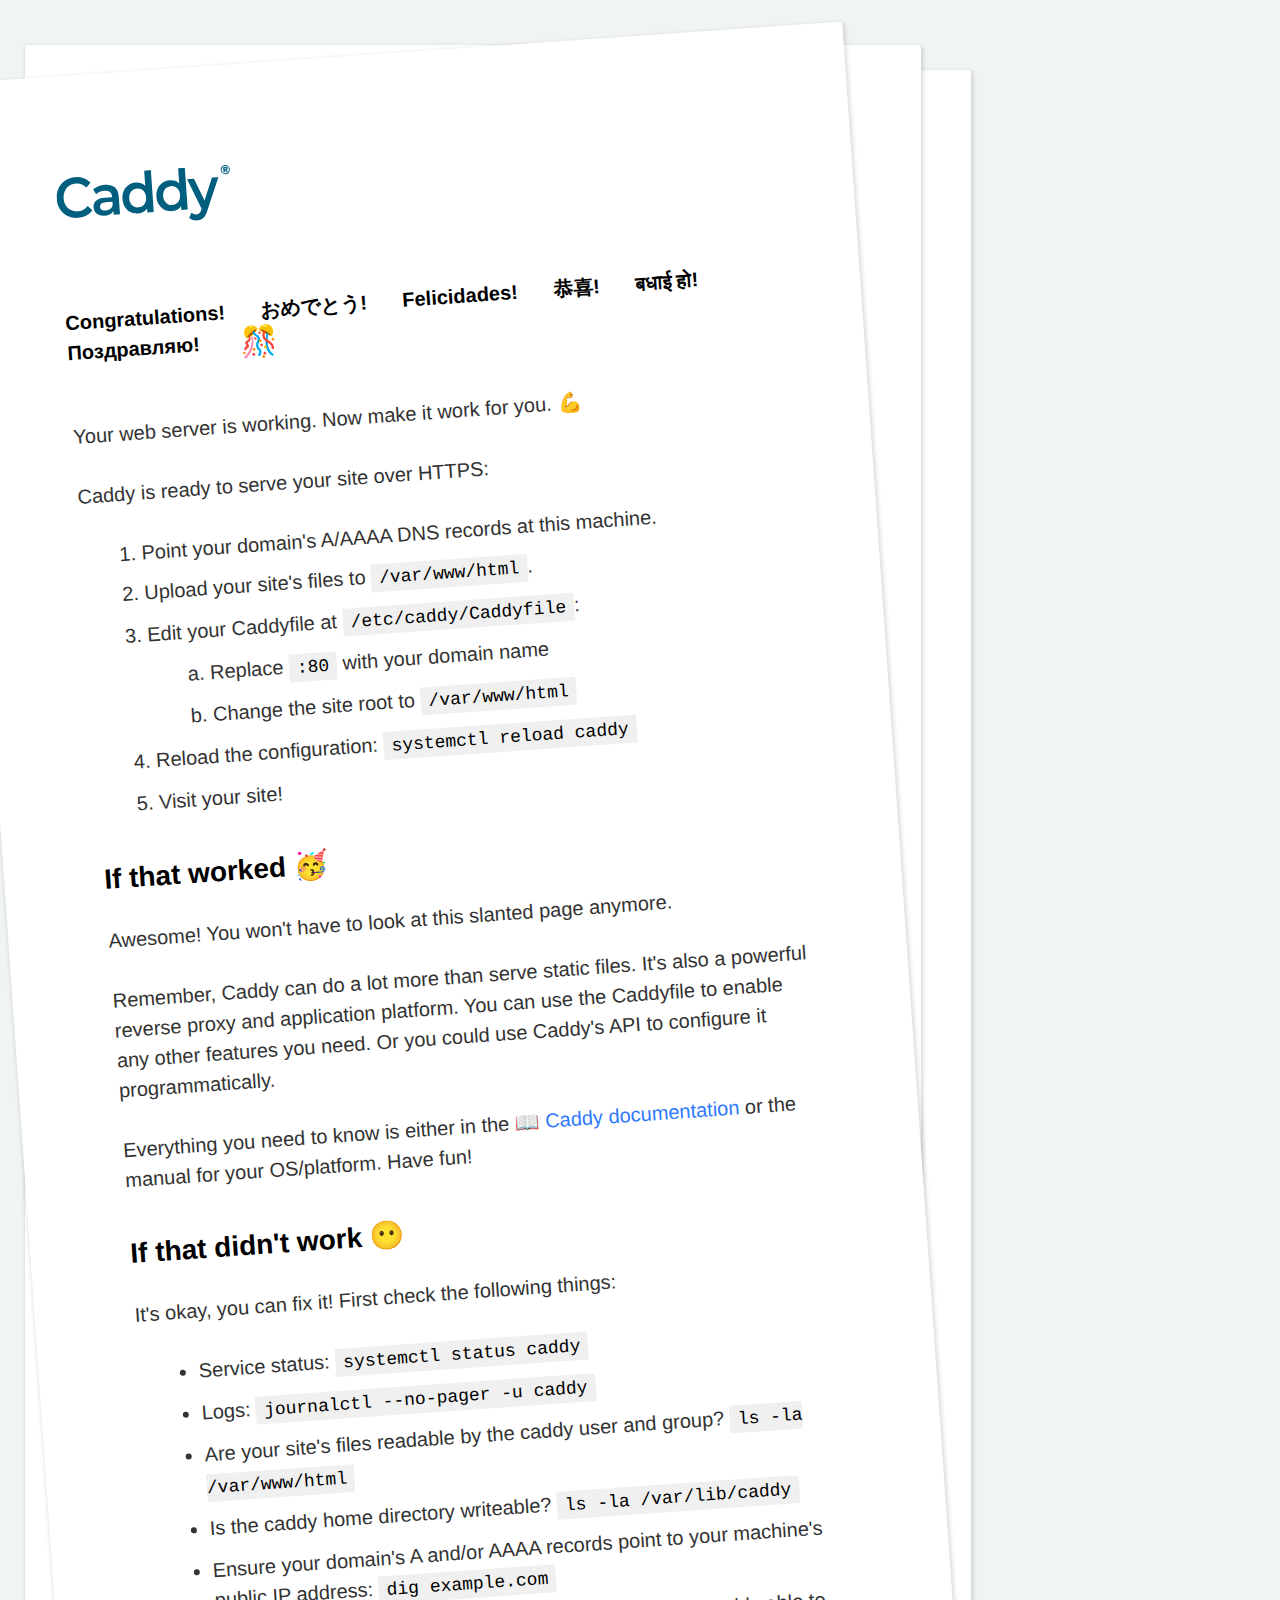
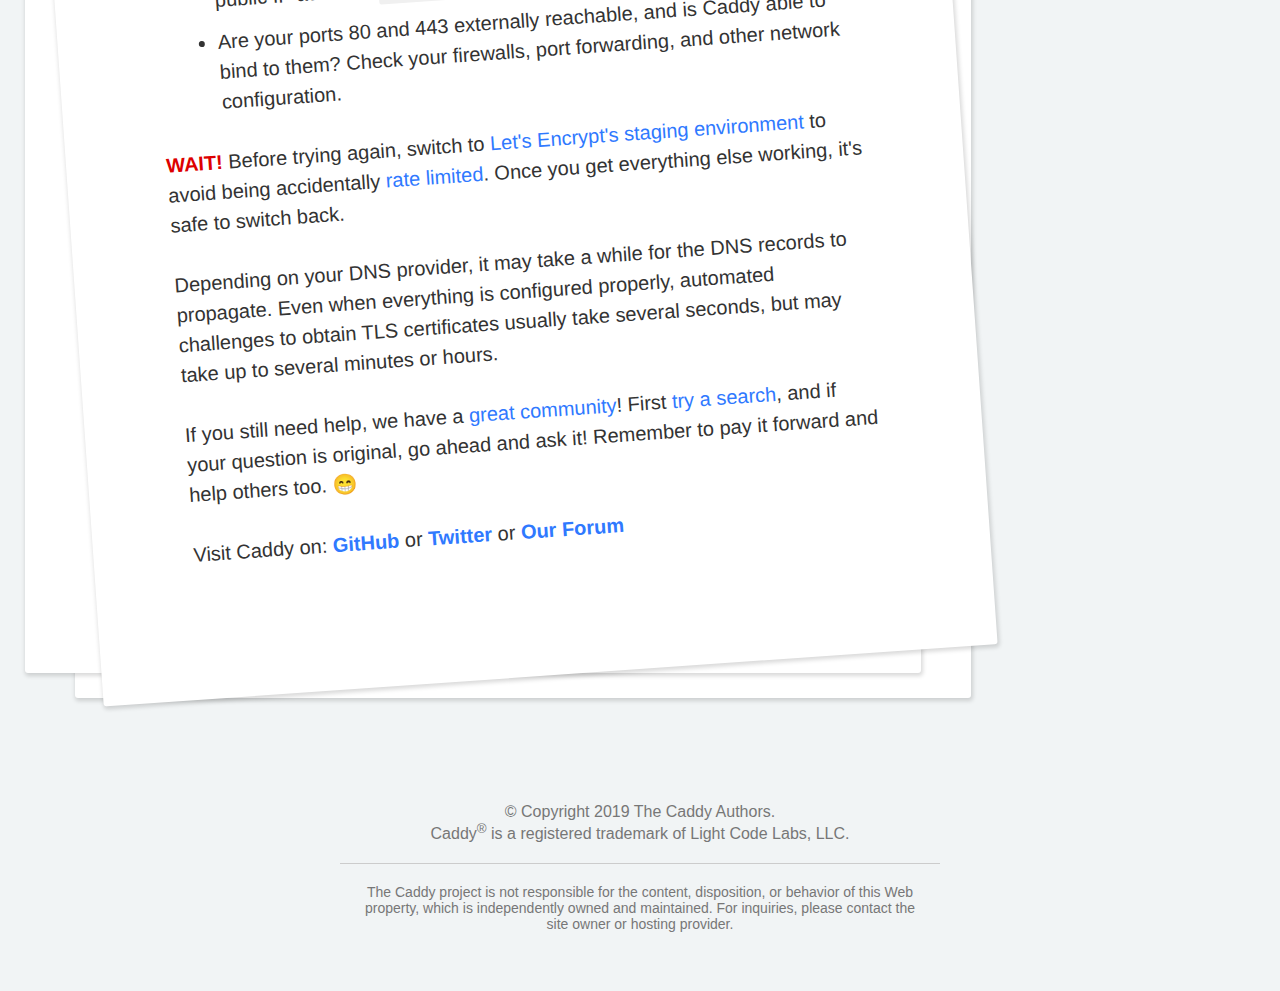
<file: webroot/index.htm>
<!DOCTYPE html>
<html>
	<head>
		<title>Caddy works!</title>
		<meta charset="utf-8">
		<meta name="viewport" content="width=device-width, initial-scale=1.0">
		<link rel="icon" href="data:,">
		<style>
			* {
				box-sizing: border-box;
				padding: 0;
				margin: 0;
			}

			body {
				background: #f1f4f5;
				font-family: sans-serif;
				font-size: 20px;
				-webkit-font-smoothing: antialiased;
			}

			a {
				color: #2f79ff;
				text-decoration: none;
			}

			a:hover {
				text-decoration: underline;
			}

			.stack {
				width: 70%;
				max-width: 1150px;
				margin: 25px 0 150px 25px;
				display: flex;
				align-content: flex-start;
			}

			.paper {
				position: relative;
				flex-shrink: 0;
				width: 100%;

				background: white;
				border-radius: 3px;
				box-shadow: 1px 2px 4px 1px rgba(0, 0, 0, .15);
				padding: 100px;
			}

			#paper1 {
				top: 45px;
				left: 50px;
			}

			#paper2 {
				top: 20px;
				left: -100%;
			}

			#paper3 {
				top: 25px;
				transform: rotate(-4deg);
				left: -200%;
			}

			#caddy {
				max-width: 175px;
				margin-bottom: 75px;
			}

			#caddy .caddy-color {
				fill: #005e7e;
			}

			h1 {
				font-size: 20px;
				margin-bottom: 50px;
			}

			h1 .emoji {
				font-size: 150%;
				vertical-align: middle;
			}

			h1 .lang {
				margin-right: 1.5em;
			}

			h2 {
				font-size: 28px;
				margin-top: 1.5em;
			}

			p,
			ol,
			ul {
				color: #333;
				line-height: 1.5em;
			}

			p {
				margin: 1.5em 0;
			}

			ol,
			ul {
				margin: .5em 0 .5em 2em;
			}

			ol li,
			ul li {
				margin-left: 1em;
				margin-bottom: .5em;
			}

			li ol {
				list-style-type: lower-alpha;
			}

			code {
				color: #000;
				font-family: Menlo, monospace;
				background: #f0f0f0;
				border-radius: 2px;
				padding: 4px 8px;
				font-size: 90%;
			}

			.warn {
				color: #dd0000;
			}

			footer {
				color: #777;
				font-size: 16px;
				text-align: center;
				max-width: 600px;
				margin: 0 auto 50px;
			}

			#disclaimer {
				font-size: 14px;
				margin-top: 20px;
				display: inline-block;
				border-top: 1px solid #ccc;
				padding: 20px;
			}

			@media (max-width: 1100px) {
				.stack {
					width: 85%;
				}
			}

			@media (max-width: 800px) {
				.stack {
					margin: 0 0 50px 0;
					width: 100%;
				}

				.paper {
					padding: 50px;
				}

				#paper1,
				#paper2 {
					display: none;
				}

				#paper3 {
					left: 0;
					transform: none;
					top: 0;
				}

				#caddy {
					margin-bottom: 25px;
				}
			}
		</style>
	</head>
	<body>
		<div class="stack">
			<div class="paper" id="paper1"></div>
			<div class="paper" id="paper2"></div>
			<div class="paper" id="paper3">
				<a href="https://caddyserver.com/" title="Caddy Web Server"><svg id="caddy" viewBox="0 0 302 93" version="1.1" xmlns="http://www.w3.org/2000/svg" xmlns:xlink="http://www.w3.org/1999/xlink" xml:space="preserve" xmlns:serif="http://www.serif.com/" style="fill-rule:evenodd;clip-rule:evenodd;stroke-linejoin:round;stroke-miterlimit:2;"><g><path d="M299.377,2.595c1.557,1.556 2.335,3.429 2.335,5.617c0,2.188 -0.775,4.064 -2.324,5.628c-1.549,1.564 -3.432,2.346 -5.65,2.346c-2.217,0 -4.093,-0.775 -5.628,-2.324c-1.534,-1.55 -2.302,-3.418 -2.302,-5.606c0,-2.188 0.775,-4.068 2.324,-5.639c1.55,-1.571 3.426,-2.357 5.628,-2.357c2.203,0 4.075,0.778 5.617,2.335Zm-1.057,10c1.175,-1.219 1.762,-2.687 1.762,-4.405c0,-1.718 -0.617,-3.194 -1.85,-4.428c-1.234,-1.233 -2.721,-1.85 -4.461,-1.85c-1.74,0 -3.23,0.624 -4.471,1.872c-1.241,1.249 -1.862,2.739 -1.862,4.472c0,1.733 0.61,3.216 1.829,4.449c1.219,1.234 2.716,1.851 4.493,1.851c1.777,0 3.282,-0.639 4.516,-1.917l-2.555,0l-1.917,-2.753l-0.969,0l0,2.753l-2.423,0l0,-8.943l3.546,0c1.41,0 2.416,0.243 3.018,0.727c0.602,0.485 0.903,1.263 0.903,2.335c0,1.307 -0.594,2.217 -1.784,2.731l2.225,3.106Zm-4.318,-4.692c0.573,0 0.962,-0.091 1.168,-0.275c0.206,-0.184 0.308,-0.477 0.308,-0.881c0,-0.404 -0.106,-0.683 -0.319,-0.837c-0.213,-0.154 -0.584,-0.231 -1.112,-0.231l-1.212,0l0,2.224l1.167,0Z" class="caddy-color"  style="fill-rule:nonzero;"/><path d="M34.502,73.491c-6.519,0 -12.408,-1.515 -17.666,-4.544c-5.258,-3.03 -9.379,-7.216 -12.362,-12.558c-2.983,-5.343 -4.474,-11.369 -4.474,-18.08c0,-6.71 1.507,-12.737 4.52,-18.079c3.014,-5.343 7.15,-9.529 12.408,-12.558c5.259,-3.03 11.147,-4.545 17.667,-4.545c5.289,0 10.117,0.978 14.483,2.932c4.367,1.955 8.057,4.789 11.07,8.502l-7.749,7.721c-4.674,-5.343 -10.424,-8.014 -17.251,-8.014c-4.428,0 -8.395,1.026 -11.9,3.079c-3.506,2.052 -6.243,4.902 -8.211,8.551c-1.968,3.648 -2.952,7.785 -2.952,12.411c0,4.626 0.984,8.763 2.952,12.412c1.968,3.648 4.705,6.498 8.211,8.551c3.505,2.052 7.472,3.078 11.9,3.078c6.827,0 12.577,-2.704 17.251,-8.111l7.749,7.818c-3.013,3.714 -6.719,6.548 -11.116,8.502c-4.397,1.955 -9.241,2.932 -14.53,2.932Z" class="caddy-color" style="fill-rule:nonzero;"/><path d="M84.78,19.741c7.257,0 12.807,1.84 16.651,5.522c3.844,3.681 5.766,9.235 5.766,16.662l0,30.589l-10.886,0l0,-6.353c-1.414,2.281 -3.428,4.024 -6.042,5.229c-2.614,1.205 -5.766,1.808 -9.456,1.808c-3.69,0 -6.919,-0.668 -9.687,-2.004c-2.767,-1.335 -4.904,-3.192 -6.411,-5.57c-1.507,-2.378 -2.26,-5.066 -2.26,-8.063c0,-4.69 1.645,-8.453 4.935,-11.287c3.291,-2.834 8.472,-4.251 15.545,-4.251l12.731,0l0,-0.782c0,-3.649 -1.031,-6.45 -3.091,-8.405c-2.06,-1.954 -5.12,-2.931 -9.179,-2.931c-2.768,0 -5.489,0.456 -8.164,1.368c-2.676,0.912 -4.936,2.182 -6.781,3.811l-4.52,-8.893c2.583,-2.085 5.689,-3.681 9.317,-4.789c3.629,-1.107 7.473,-1.661 11.532,-1.661Zm-1.568,44.564c2.89,0 5.458,-0.701 7.703,-2.102c2.244,-1.4 3.828,-3.404 4.751,-6.01l0,-6.059l-11.901,0c-6.642,0 -9.963,2.313 -9.963,6.939c0,2.215 0.83,3.974 2.491,5.277c1.66,1.303 3.966,1.955 6.919,1.955Z" class="caddy-color" style="fill-rule:nonzero;"/><path d="M165.593,0l0,72.514l-11.071,0l0,-6.743c-1.906,2.475 -4.258,4.332 -7.057,5.57c-2.798,1.238 -5.889,1.857 -9.271,1.857c-4.736,0 -8.995,-1.108 -12.777,-3.323c-3.782,-2.215 -6.75,-5.359 -8.902,-9.431c-2.153,-4.072 -3.229,-8.746 -3.229,-14.023c0,-5.278 1.076,-9.936 3.229,-13.976c2.152,-4.039 5.12,-7.166 8.902,-9.381c3.782,-2.215 8.041,-3.323 12.777,-3.323c3.259,0 6.242,0.586 8.948,1.759c2.706,1.173 5.013,2.932 6.919,5.277l0,-26.777l11.532,0Zm-26.015,62.741c2.767,0 5.258,-0.668 7.472,-2.003c2.214,-1.336 3.967,-3.242 5.258,-5.717c1.292,-2.476 1.938,-5.343 1.938,-8.6c0,-3.258 -0.646,-6.125 -1.938,-8.6c-1.291,-2.476 -3.044,-4.382 -5.258,-5.718c-2.214,-1.335 -4.705,-2.003 -7.472,-2.003c-2.768,0 -5.259,0.668 -7.473,2.003c-2.214,1.336 -3.967,3.242 -5.258,5.718c-1.292,2.475 -1.937,5.342 -1.937,8.6c0,3.257 0.645,6.124 1.937,8.6c1.291,2.475 3.044,4.381 5.258,5.717c2.214,1.335 4.705,2.003 7.473,2.003Z" class="caddy-color" style="fill-rule:nonzero;"/><path d="M224.357,0l0,72.514l-11.07,0l0,-6.743c-1.906,2.475 -4.259,4.332 -7.057,5.57c-2.798,1.238 -5.889,1.857 -9.271,1.857c-4.736,0 -8.995,-1.108 -12.777,-3.323c-3.783,-2.215 -6.75,-5.359 -8.903,-9.431c-2.152,-4.072 -3.229,-8.746 -3.229,-14.023c0,-5.278 1.077,-9.936 3.229,-13.976c2.153,-4.039 5.12,-7.166 8.903,-9.381c3.782,-2.215 8.041,-3.323 12.777,-3.323c3.259,0 6.242,0.586 8.948,1.759c2.706,1.173 5.012,2.932 6.919,5.277l0,-26.777l11.531,0Zm-26.015,62.741c2.768,0 5.259,-0.668 7.473,-2.003c2.214,-1.336 3.967,-3.242 5.258,-5.717c1.292,-2.476 1.937,-5.343 1.937,-8.6c0,-3.258 -0.645,-6.125 -1.937,-8.6c-1.291,-2.476 -3.044,-4.382 -5.258,-5.718c-2.214,-1.335 -4.705,-2.003 -7.473,-2.003c-2.767,0 -5.258,0.668 -7.472,2.003c-2.214,1.336 -3.967,3.242 -5.259,5.718c-1.291,2.475 -1.937,5.342 -1.937,8.6c0,3.257 0.646,6.124 1.937,8.6c1.292,2.475 3.045,4.381 5.259,5.717c2.214,1.335 4.705,2.003 7.472,2.003Z" class="caddy-color" style="fill-rule:nonzero;"/><path d="M281,20.327l-23.063,56.389c-2.152,5.668 -4.766,9.659 -7.841,11.972c-3.075,2.313 -6.796,3.469 -11.163,3.469c-2.46,0 -4.889,-0.424 -7.288,-1.271c-2.398,-0.846 -4.366,-2.019 -5.904,-3.518l4.613,-8.991c1.107,1.108 2.414,1.988 3.921,2.639c1.506,0.652 3.028,0.977 4.566,0.977c2.03,0 3.705,-0.553 5.028,-1.661c1.322,-1.108 2.537,-2.964 3.644,-5.571l0.83,-2.052l-21.495,-52.382l11.993,0l15.498,38.603l15.591,-38.603l11.07,0Z" class="caddy-color" style="fill-rule:nonzero;"/></g></svg></a>

				<h1>
					<!-- English --> <span class="lang">Congratulations!</span>
					<!-- Japanese --> <span class="lang">おめでとう!</span>
					<!-- Spanish --> <span class="lang">Felicidades!</span>
					<!-- Chinese --> <span class="lang">恭喜!</span>
					<!-- Hindi --> <span class="lang">बधाई हो!</span>
					<!-- Russian --> <span class="lang">Поздравляю! </span>
					<span class="emoji">🎊</span>
				</h1>

				<p>
					Your web server is working. Now make it work for you. 💪
				</p>
				<p>
					Caddy is ready to serve your site over HTTPS:
				</p>
				<ol>
					<li>Point your domain's A/AAAA DNS records at this machine.</li>
					<li>Upload your site's files to <code>/var/www/html</code>.
					<li>
						Edit your Caddyfile at <code>/etc/caddy/Caddyfile</code>:
						<ol>
							<li>Replace <code>:80</code> with your domain name</li>
							<li>Change the site root to <code>/var/www/html</code></li>
						</ol>
					</li>
					<li>Reload the configuration: <code>systemctl reload caddy</code></li>
					<li>Visit your site!</li>
				</ol>
				<h2>If that worked 🥳</h2>
				<p>
					Awesome! You won't have to look at this slanted page anymore.
				</p>
				<p>
					Remember, Caddy can do a lot more than serve static files. It's also a powerful reverse proxy and application platform. You can use the Caddyfile to enable any other features you need. Or you could use Caddy's API to configure it programmatically.
				</p>
				<p>
					Everything you need to know is either in the <a href="https://caddyserver.com/docs/">📖 Caddy documentation</a> or the manual for your OS/platform. Have fun!
				</p>

				<h2>If that didn't work 😶</h2>
				<p>
					It's okay, you can fix it! First check the following things:
				</p>
				<ul>
					<li>Service status: <code>systemctl status caddy</code></li>
					<li>Logs: <code>journalctl --no-pager -u caddy</code></li>
					<li>Are your site's files readable by the caddy user and group? <code>ls -la /var/www/html</code></li>
					<li>Is the caddy home directory writeable? <code>ls -la /var/lib/caddy</code></li>
					<li>Ensure your domain's A and/or AAAA records point to your machine's public IP address: <code>dig example.com</code></li>
					<li>Are your ports 80 and 443 externally reachable, and is Caddy able to bind to them? Check your firewalls, port forwarding, and other network configuration.</li>
				</ul>
				<p>
					<b class="warn">WAIT!</b> Before trying again, switch to <a href="https://letsencrypt.org/docs/staging-environment/">Let's Encrypt's staging environment</a> to avoid being accidentally <a href="https://letsencrypt.org/docs/rate-limits/">rate limited</a>. Once you get everything else working, it's safe to switch back.
				</p>
				<p>
					Depending on your DNS provider, it may take a while for the DNS records to propagate. Even when everything is configured properly, automated challenges to obtain TLS certificates usually take several seconds, but may take up to several minutes or hours.
				<p>
					If you still need help, we have a <a href="https://caddy.community/">great community</a>! First <a href="https://caddy.community/search">try a search</a>, and if your question is original, go ahead and ask it! Remember to pay it forward and help others too. 😁
				</p>
				<p>
					Visit Caddy on:
					<b><a href="https://github.com/caddyserver/caddy" title="Caddy on GitHub">GitHub</a></b>
					or
					<b><a href="https://twitter.com/caddyserver" title="@caddyserver on Twitter">Twitter</a></b>
					or
					<b><a href="https://caddy.community/" title="Caddy forums">Our Forum</a></b>
				</p>
			</div>
		</div>

		<footer>
			&copy; Copyright 2019 The Caddy Authors.
			<br>
			Caddy<sup>&reg;</sup> is a registered trademark of Light Code Labs, LLC.

			<div id="disclaimer">The Caddy project is not responsible for the content, disposition, or behavior of this Web property, which is independently owned and maintained. For inquiries, please contact the site owner or hosting provider.</div>
		</footer>

	</body>
</html>
</file>
